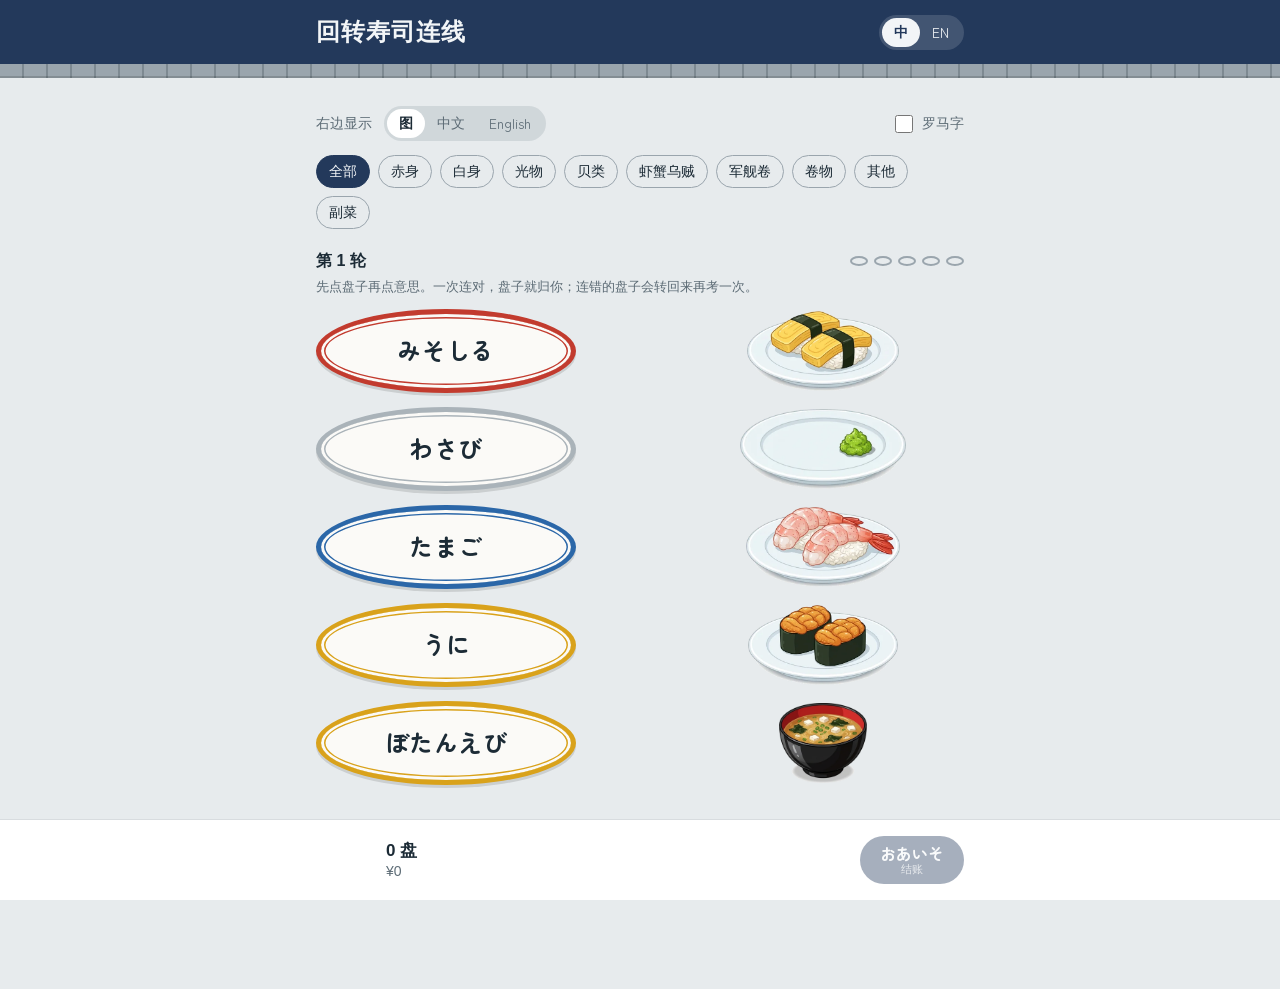
<file: index.html>
<!doctype html>
<html lang="zh-CN">
<head>
  <meta charset="utf-8">
  <meta name="viewport" content="width=device-width, initial-scale=1, viewport-fit=cover">
  <meta name="theme-color" content="#23395b">
  <!-- 告诉浏览器本页自带深色模式，Chrome 等的「强制深色」就不会再改颜色（否则白盘子会被改成深色） -->
  <meta name="color-scheme" content="light dark">
  <title>回转寿司连线</title>
  <meta name="description" content="把回转寿司店里的平假名菜名连到意思上。Match the hiragana on kaiten sushi plates to what they are.">
  <link rel="icon" href="img/sushi/maguro.svg" type="image/svg+xml">
  <link rel="preconnect" href="https://fonts.googleapis.com">
  <link rel="preconnect" href="https://fonts.gstatic.com" crossorigin>
  <link href="https://fonts.googleapis.com/css2?family=Zen+Maru+Gothic:wght@500;700&display=swap" rel="stylesheet">
  <link rel="stylesheet" href="style.css?v=0.9">
</head>
<body>
  <header class="noren">
    <h1 data-i18n="title">回转寿司连线</h1>
    <div class="seg" role="group" aria-label="Language">
      <button type="button" data-ui="zh" lang="zh-CN">中</button>
      <button type="button" data-ui="en" lang="en">EN</button>
    </div>
  </header>
  <div class="belt" aria-hidden="true"></div>

  <main>
    <section class="controls">
      <div class="row">
        <span data-i18n="answer">右边显示</span>
        <div class="seg" role="group">
          <button type="button" data-answer="pic" data-i18n="pic">图</button>
          <button type="button" data-answer="zh" lang="zh-CN">中文</button>
          <button type="button" data-answer="en" lang="en">English</button>
        </div>
        <label class="check">
          <input type="checkbox" id="romaji">
          <span data-i18n="romaji">罗马字</span>
        </label>
      </div>
      <div class="chips" id="chips"></div>
    </section>

    <section class="round">
      <div class="round-head">
        <h2 id="round-title"></h2>
        <ol class="dots" id="dots" aria-hidden="true"></ol>
      </div>
      <p class="hint" id="hint" data-i18n="tapHint"></p>
      <div class="board" id="board">
        <svg class="lines" id="lines" aria-hidden="true"></svg>
        <ul class="col" id="plates"></ul>
        <ul class="col" id="tags"></ul>
      </div>
      <div class="fact" id="fact" aria-live="polite"></div>
      <div class="summary" id="summary" hidden></div>
    </section>
  </main>

  <footer class="tray">
    <div class="stack" id="stack" aria-hidden="true"></div>
    <div class="tray-text">
      <b id="plate-count"></b>
      <span id="plate-total"></span>
    </div>
    <button type="button" class="primary" id="checkout">
      <span lang="ja" data-i18n="checkout">おあいそ</span>
      <small data-i18n="checkoutHint">结账</small>
    </button>
  </footer>

  <dialog class="bill" id="bill"></dialog>

  <script src="app.js?v=0.9"></script>
</body>
</html>
</file>
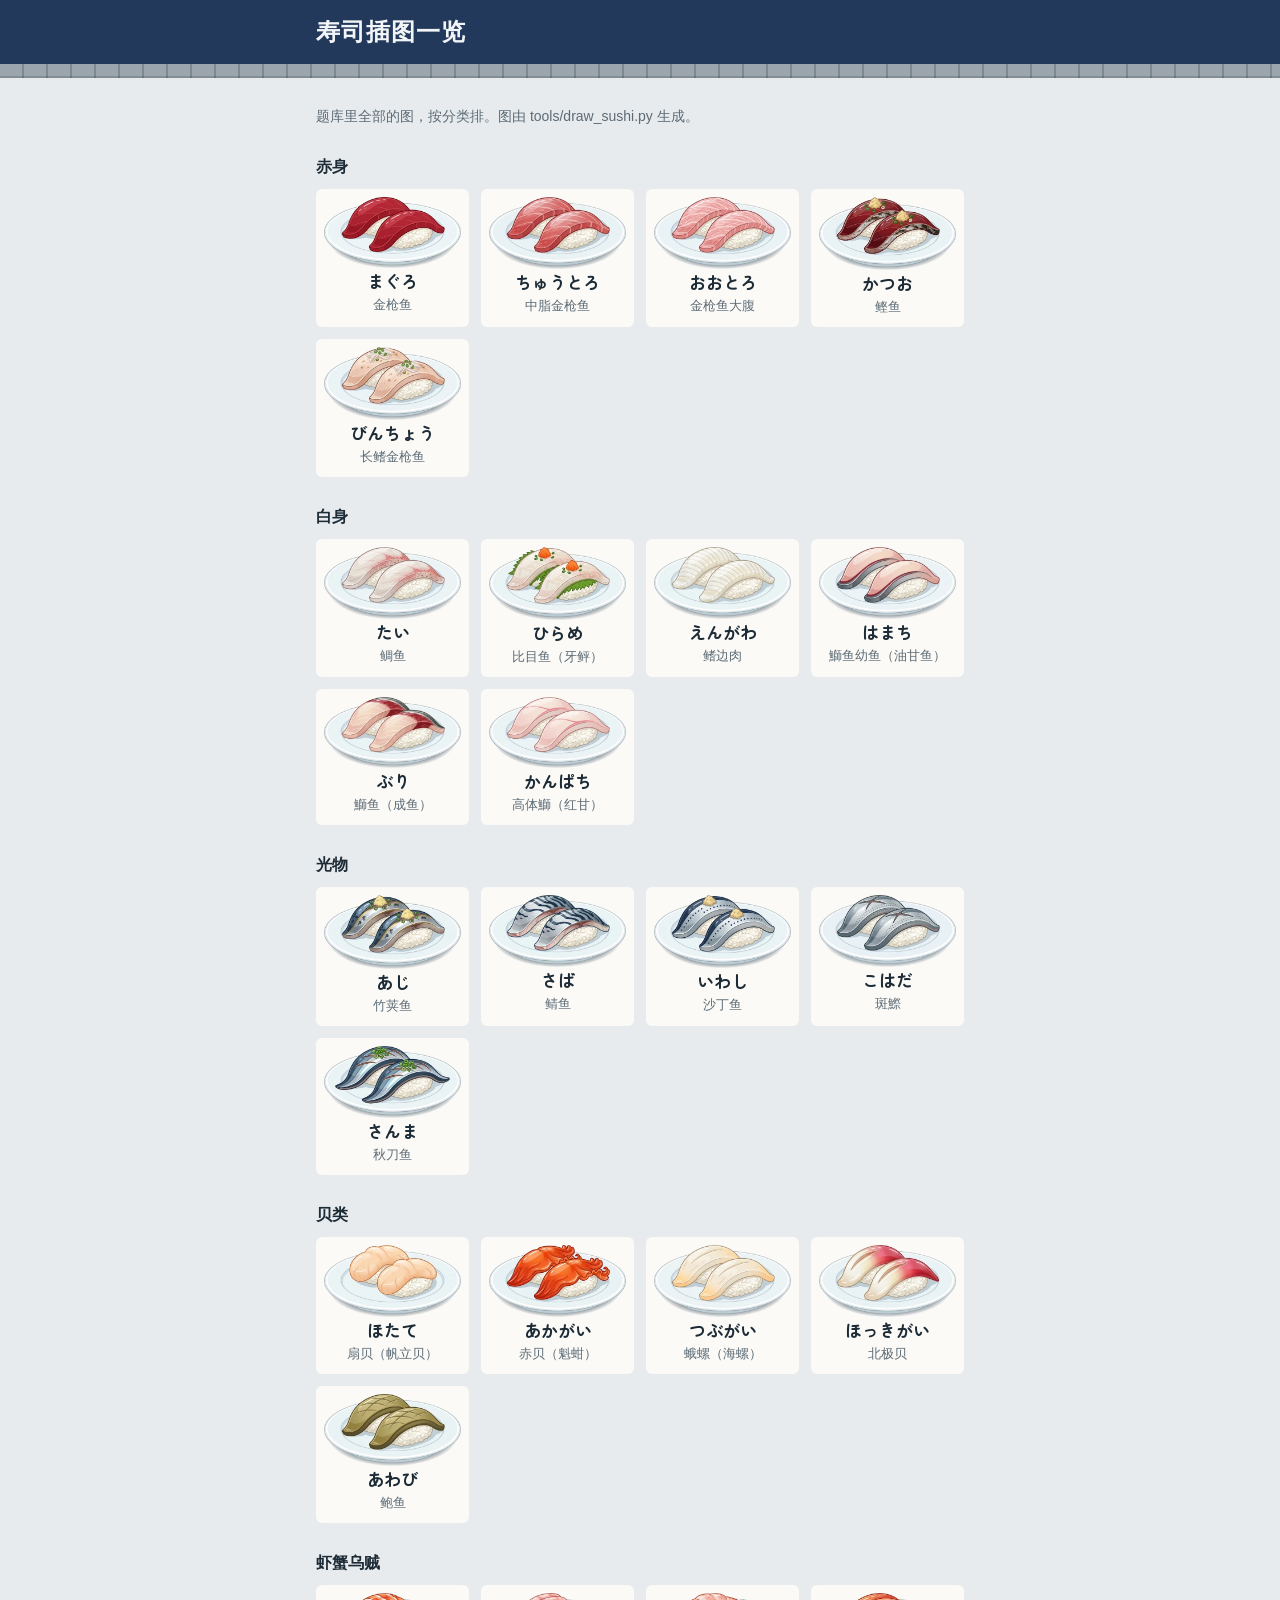
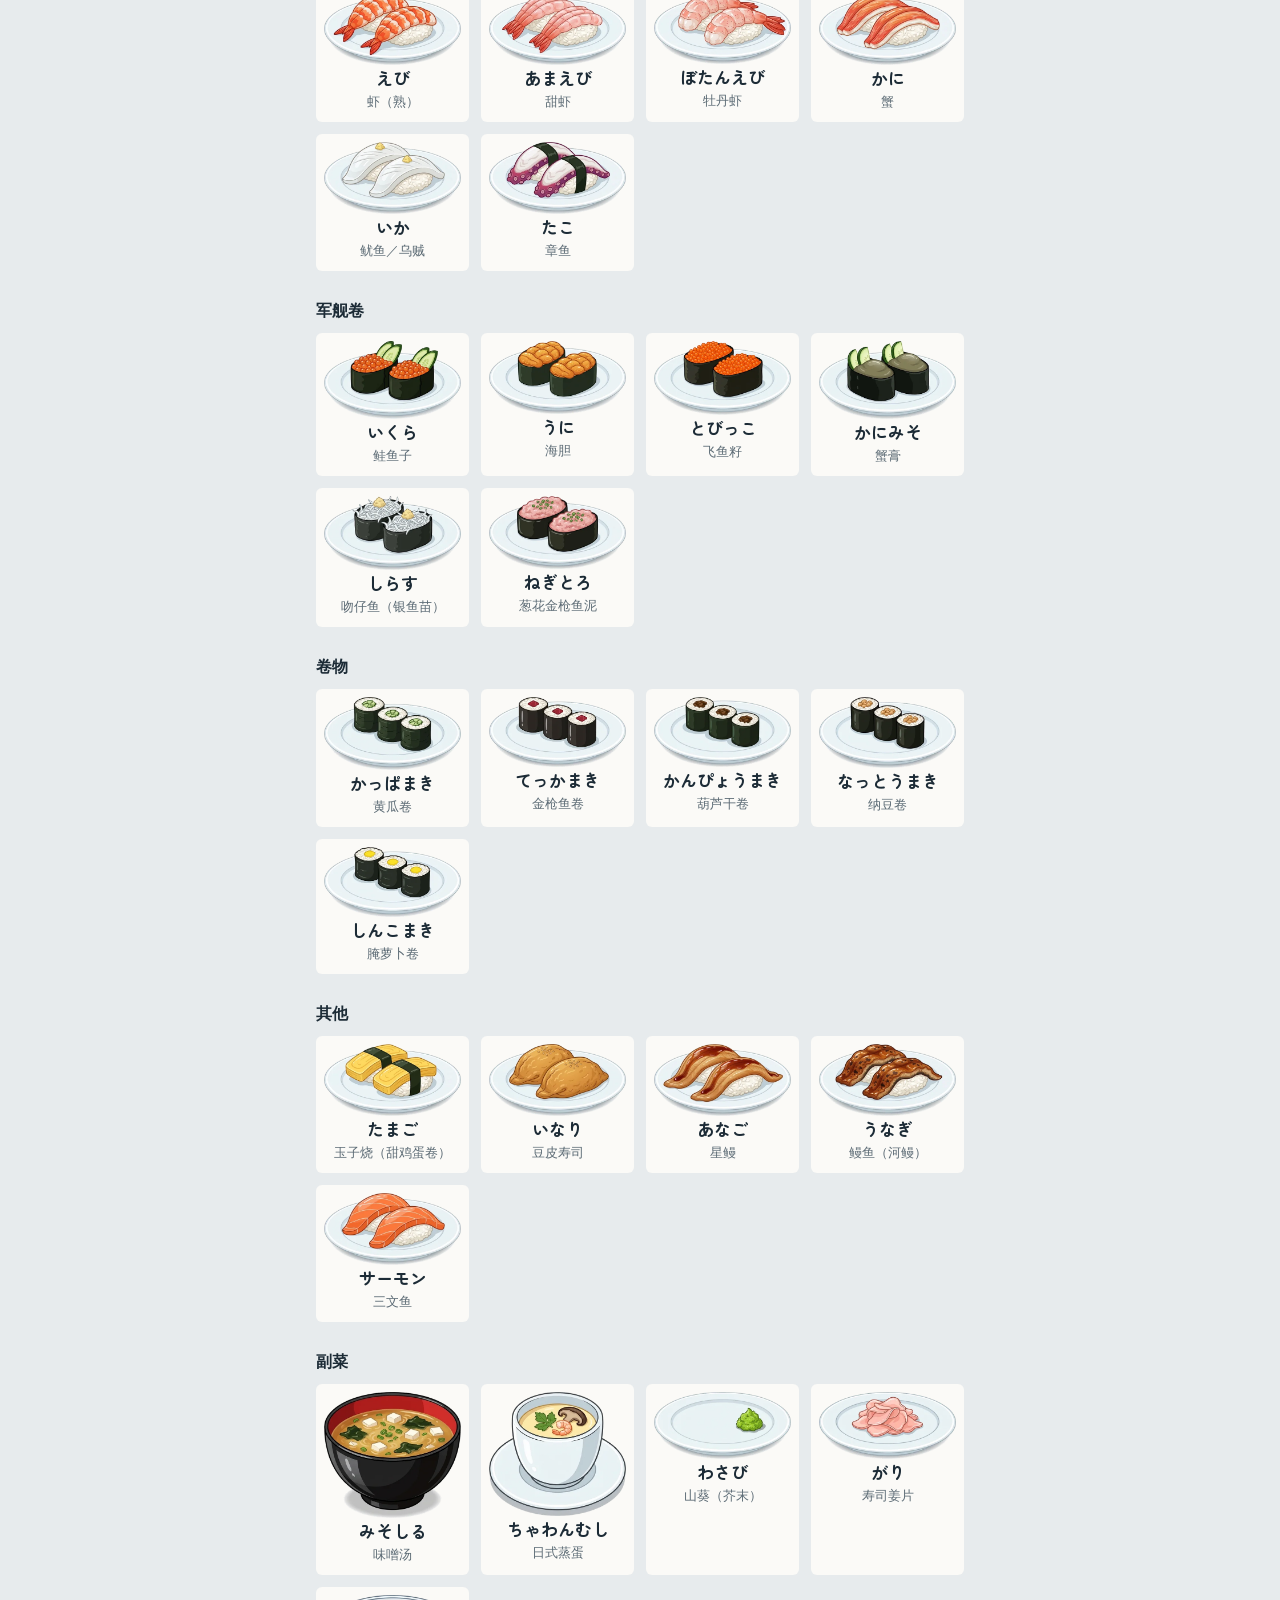
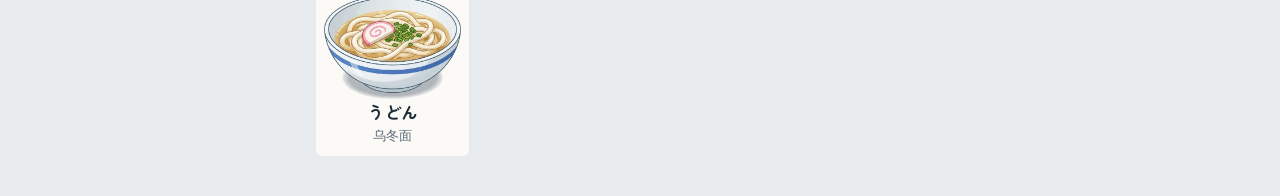
<file: samples.html>
<!doctype html>
<html lang="zh-CN">
<head>
  <meta charset="utf-8">
  <meta name="viewport" content="width=device-width, initial-scale=1">
  <title>寿司插图一览</title>
  <link rel="preconnect" href="https://fonts.googleapis.com">
  <link rel="preconnect" href="https://fonts.gstatic.com" crossorigin>
  <link href="https://fonts.googleapis.com/css2?family=Zen+Maru+Gothic:wght@500;700&display=swap" rel="stylesheet">
  <link rel="stylesheet" href="style.css">
  <style>
    main { padding-bottom: 40px; }
    h2 { font-size: 1rem; margin: 28px 0 10px; }
    .intro { margin: 0; color: var(--muted); font-size: 0.875rem; }
    .grid { display: grid; grid-template-columns: repeat(auto-fill, minmax(150px, 1fr)); gap: 12px; }
    .card { background: var(--porcelain); border-radius: 6px; padding: 8px 8px 10px; text-align: center; color: #1c2b36; }
    .card img { width: 100%; display: block; }
    .card b { font-family: var(--kana-font); font-size: 1.0625rem; }
    .card small { display: block; color: #5c6b75; }
  </style>
</head>
<body>
  <header class="noren"><h1>寿司插图一览</h1></header>
  <div class="belt" aria-hidden="true"></div>
  <main>
    <p class="intro">题库里全部的图，按分类排。图由 tools/draw_sushi.py 生成。</p>
    <div id="list"></div>
  </main>
  <script>
    Promise.all([
      fetch("data/words.json").then((r) => r.json()),
      fetch("data/images.json").then((r) => (r.ok ? r.json() : [])).catch(() => []),
    ]).then(([{ categories, words }, webp]) => {
      const list = document.getElementById("list");
      for (const c of categories) {
        const h = document.createElement("h2");
        h.textContent = c.zh;
        const grid = document.createElement("div");
        grid.className = "grid";
        for (const w of words.filter((w) => w.cat === c.id)) {
          const card = document.createElement("div");
          card.className = "card";
          card.innerHTML = `<img alt=""><b lang="ja"></b><small></small>`;
          card.querySelector("img").src = `img/sushi/${w.id}.${webp.includes(w.id) ? "webp" : "svg"}?v=${Date.now()}`;
          card.querySelector("b").textContent = w.kana;
          card.querySelector("small").textContent = w.zh;
          grid.append(card);
        }
        list.append(h, grid);
      }
    });
  </script>
</body>
</html>
</file>
<file: style.css>
:root {
  --steel: #e7ebed;      /* 店里的不锈钢台面 */
  --steel-dark: #9aa5ad;  /* 传送带链节 */
  --surface: #ffffff;
  --ink: #1c2b36;
  --muted: #5c6b75;
  --noren: #23395b;       /* 藍色暖帘 */
  --noren-ink: #f2f5f7;
  --porcelain: #fbfaf7;   /* 盘子的白瓷 */
  --wrong: #8a96a0;

  /* 盘子颜色 = 价格档位，和店里一样 */
  --tier-0: #aab3b9;  /* 白盘，免费 */
  --tier-1: #2b67a8;  /* 蓝 ¥120 */
  --tier-2: #c23b2e;  /* 红 ¥180 */
  --tier-3: #6e4c94;  /* 紫 ¥260 */
  --tier-4: #d9a21b;  /* 金 ¥360 */
  --ok: #3b8657;

  /* 按语言分开用字体：Zen Maru Gothic 是日文字体，没有很多简体字，
     共用的汉字也会画成日文字形，所以中文一律用系统的简体中文字体 */
  --kana-font: "Zen Maru Gothic", "Hiragino Maru Gothic ProN", "Yu Gothic", sans-serif;
  --zh-font: "PingFang SC", "Hiragino Sans GB", "Microsoft YaHei", "Noto Sans SC", "Noto Sans CJK SC", "Source Han Sans SC", sans-serif;
  --en-font: "Zen Maru Gothic", var(--zh-font);
}

:root { color-scheme: light dark; }

:lang(zh) { font-family: var(--zh-font); }
:lang(en) { font-family: var(--en-font); }
:lang(ja) { font-family: var(--kana-font); }

@media (prefers-color-scheme: dark) {
  :root {
    --steel: #172028;
    --steel-dark: #3a4853;
    --surface: #22303b;
    --ink: #e6ecef;
    --muted: #9fadb6;
    --noren: #1a2c47;
    --wrong: #6b7882;
  }
}

* { box-sizing: border-box; }

html { -webkit-text-size-adjust: 100%; }

body {
  margin: 0;
  background: var(--steel);
  color: var(--ink);
  font-size: 16px;
  line-height: 1.5;
  -webkit-tap-highlight-color: transparent;
}

button { font: inherit; color: inherit; cursor: pointer; }

:focus-visible { outline: 3px solid var(--tier-1); outline-offset: 2px; }

/* ---------- 顶部：暖帘 + 传送带 ---------- */

.noren {
  display: flex;
  align-items: center;
  justify-content: space-between;
  gap: 12px;
  padding: calc(14px + env(safe-area-inset-top)) 16px 14px;
  background: var(--noren);
  color: var(--noren-ink);
}

.noren h1 {
  margin: 0;
  font-weight: 700;
  font-size: 1.25rem;
  letter-spacing: 0.04em;
}

.belt {
  height: 14px;
  background:
    repeating-linear-gradient(90deg, var(--steel-dark) 0 22px, transparent 22px 24px),
    var(--steel-dark);
  background-color: #7d8991;
  box-shadow: inset 0 -2px 0 rgba(0, 0, 0, 0.15);
}

main {
  max-width: 560px;
  margin: 0 auto;
  padding: 16px 16px calc(112px + env(safe-area-inset-bottom));
}

/* ---------- 切换按钮 ---------- */

.seg {
  display: inline-flex;
  border-radius: 999px;
  padding: 3px;
  background: rgba(127, 140, 150, 0.22);
}

.seg button {
  border: 0;
  background: transparent;
  padding: 4px 12px;
  border-radius: 999px;
  font-size: 0.875rem;
}

.seg button[aria-pressed="true"] {
  background: var(--surface);
  color: var(--ink);
  font-weight: 700;
}

.noren .seg { background: rgba(255, 255, 255, 0.14); }
.noren .seg button { color: var(--noren-ink); }
.noren .seg button[aria-pressed="true"] { background: var(--noren-ink); color: var(--noren); }

.controls .row {
  display: flex;
  flex-wrap: wrap;
  align-items: center;
  gap: 8px 12px;
  font-size: 0.875rem;
  color: var(--muted);
}

.check {
  display: inline-flex;
  align-items: center;
  gap: 6px;
  margin-left: auto;
}

.check input { width: 18px; height: 18px; accent-color: var(--noren); }

.chips {
  display: flex;
  gap: 8px;
  margin: 12px -16px 0;
  padding: 0 16px 4px;
  overflow-x: auto;
  scrollbar-width: none;
}

.chips::-webkit-scrollbar { display: none; }

.chips button {
  flex: none;
  border: 1.5px solid var(--steel-dark);
  background: transparent;
  border-radius: 999px;
  padding: 5px 12px;
  font-size: 0.875rem;
  white-space: nowrap;
}

.chips button[aria-pressed="true"] {
  border-color: var(--noren);
  background: var(--noren);
  color: var(--noren-ink);
}

/* ---------- 一轮 ---------- */

.round { margin-top: 20px; }

.round-head {
  display: flex;
  align-items: center;
  justify-content: space-between;
}

.round-head h2 {
  margin: 0;
  font-size: 1rem;
  font-weight: 700;
}

.dots {
  display: flex;
  gap: 6px;
  margin: 0;
  padding: 0;
  list-style: none;
}

.dots li {
  width: 18px;
  height: 10px;
  border-radius: 50%;
  border: 2px solid var(--steel-dark);
}

.dots li.on {
  border-color: var(--rim);
  background: var(--porcelain);
  box-shadow: inset 0 0 0 1px var(--rim);
}

.hint {
  margin: 4px 0 12px;
  font-size: 0.8125rem;
  color: var(--muted);
}

.board {
  position: relative;
  display: grid;
  grid-template-columns: 1.1fr 1fr;
  column-gap: 32px;
}

.lines {
  position: absolute;
  inset: 0;
  width: 100%;
  height: 100%;
  pointer-events: none;
  overflow: visible;
}

.lines line {
  stroke-width: 4;
  stroke-linecap: round;
  animation: draw 0.35s ease-out both;
}

.lines circle { animation: pop 0.2s ease-out both; }

@keyframes draw {
  from { stroke-dashoffset: var(--len); }
  to { stroke-dashoffset: 0; }
}

@keyframes pop {
  from { r: 0; }
}

.col {
  display: flex;
  flex-direction: column;
  gap: 12px;
  margin: 0;
  padding: 0;
  list-style: none;
}

.col li { display: flex; }

/* 盘子：从侧面看过去的椭圆盘 */
.plate {
  position: relative;
  width: 100%;
  min-height: 60px;
  border: 5px solid var(--rim);
  border-radius: 50%;
  background: var(--porcelain);
  box-shadow:
    inset 0 0 0 3px var(--porcelain),
    inset 0 0 0 4.5px var(--rim),
    0 3px 0 rgba(0, 0, 0, 0.12);
  color: #1c2b36;
  display: flex;
  flex-direction: column;
  align-items: center;
  justify-content: center;
  padding: 4px 6px;
  transition: transform 0.15s ease, box-shadow 0.15s ease;
}

.plate .kana {
  font-family: var(--kana-font);
  font-weight: 700;
  font-size: 1.25rem;
  line-height: 1.2;
  letter-spacing: 0.02em;
}

.plate .kana.long { font-size: 1.05rem; letter-spacing: 0; }

.plate .romaji {
  font-size: 0.75rem;
  color: #5c6b75;
  line-height: 1.2;
}

body:not(.show-romaji) .plate .romaji { display: none; }

.plate[aria-pressed="true"] {
  transform: translateY(-4px) scale(1.04);
  box-shadow:
    inset 0 0 0 3px var(--porcelain),
    inset 0 0 0 4.5px var(--rim),
    0 0 0 3px var(--steel),
    0 0 0 6px var(--rim),
    0 10px 16px rgba(0, 0, 0, 0.25);
}

/* 意思：点餐平板上的小票 */
.tag {
  width: 100%;
  min-height: 60px;
  border: 1.5px solid var(--steel-dark);
  border-radius: 6px;
  background: var(--surface);
  padding: 6px 10px;
  text-align: left;
  font-size: 0.9375rem;
  line-height: 1.3;
  transition: transform 0.15s ease, border-color 0.15s ease;
}

.tag[aria-pressed="true"] {
  border-color: var(--noren);
  box-shadow: 0 0 0 2px var(--noren);
}

@media (prefers-color-scheme: dark) {
  .tag[aria-pressed="true"] { border-color: var(--ink); box-shadow: 0 0 0 2px var(--ink); }
}

/* 图片模式：小票换成插图，左右两列要一样高才对得齐 */
.board.pic .plate, .board.pic .tag { min-height: 66px; }

/* 图完整显示、透明底，不加框；选中和连对时才出现边框 */
.tag.pic {
  display: flex;
  align-items: center;
  justify-content: center;
  padding: 0;
  background: transparent;
  border-color: transparent;
}

.tag.pic img { width: 100%; height: 62px; object-fit: contain; display: block; }
.tag.pic[aria-pressed="true"] { border-color: var(--noren); }

.plate.done, .tag.done { cursor: default; }
.plate.done { box-shadow: inset 0 0 0 3px var(--porcelain), inset 0 0 0 4.5px var(--rim); }
.tag.done {
  border-color: var(--rim);
  border-left-width: 6px;
  padding-left: 6px;
}

.wrong { animation: shake 0.35s ease; }

@keyframes shake {
  20%, 60% { transform: translateX(-5px); }
  40%, 80% { transform: translateX(5px); }
}

/* 盘子转进来：一轮开始时唯一的入场动画 */
.board.enter .plate { animation: slide-in 0.45s cubic-bezier(.2,.8,.3,1) both; }
.board.enter li:nth-child(2) .plate { animation-delay: 0.06s; }
.board.enter li:nth-child(3) .plate { animation-delay: 0.12s; }
.board.enter li:nth-child(4) .plate { animation-delay: 0.18s; }
.board.enter li:nth-child(5) .plate { animation-delay: 0.24s; }

@keyframes slide-in {
  from { transform: translateX(-110vw); }
}

/* ---------- 小知识和本轮总结 ---------- */

.fact {
  min-height: 72px;
  margin-top: 20px;
  padding: 12px 14px;
  border-radius: 6px;
  background: var(--surface);
  border-left: 6px solid var(--rim, var(--steel-dark));
  font-size: 0.9375rem;
}

.fact:empty { visibility: hidden; }

.fact b {
  font-family: var(--kana-font);
  margin-right: 6px;
}

.summary {
  margin-top: 20px;
  padding: 16px;
  border-radius: 6px;
  background: var(--surface);
}

.summary h3 { margin: 0 0 4px; font-size: 1.0625rem; }
.summary p { margin: 0 0 12px; color: var(--muted); font-size: 0.875rem; }

.summary ul { margin: 0 0 16px; padding: 0; list-style: none; }

.summary li {
  display: grid;
  grid-template-columns: 1.25rem 64px 1fr;
  align-items: center;
  column-gap: 8px;
  padding: 8px 0;
  border-top: 1px solid rgba(127, 140, 150, 0.25);
}

.summary .mark { font-weight: 700; }
.summary .thumb { width: 64px; height: 46px; object-fit: contain; }
.summary .mark.miss { color: var(--tier-2); }
.summary .mark.ok { color: var(--ok); }
.summary .word { font-family: var(--kana-font); font-weight: 700; }
.summary .meta { color: var(--muted); font-size: 0.8125rem; }

.primary {
  width: 100%;
  border: 0;
  border-radius: 999px;
  padding: 12px;
  background: var(--noren);
  color: var(--noren-ink);
  font-weight: 700;
  font-size: 1rem;
}

@media (prefers-color-scheme: dark) {
  .primary { background: var(--noren-ink); color: var(--noren); }
}

.empty { color: var(--muted); }

/* 答错过、转回来的盘子 */
.plate .again {
  position: absolute;
  top: -9px;
  right: 6px;
  padding: 0 6px;
  border-radius: 999px;
  background: var(--noren);
  color: var(--noren-ink);
  font-size: 0.6875rem;
  line-height: 1.6;
}

.fact .price {
  display: inline-block;
  margin-right: 8px;
  padding: 0 6px;
  border-radius: 999px;
  background: var(--rim);
  color: #fff;
  font-size: 0.75rem;
  font-weight: 700;
  vertical-align: 0.1em;
}

/* ---------- 底部托盘：叠起来的盘子 ---------- */

.tray {
  position: fixed;
  left: 0;
  right: 0;
  bottom: 0;
  z-index: 5;
  display: flex;
  align-items: center;
  gap: 14px;
  padding: 10px 16px calc(10px + env(safe-area-inset-bottom));
  background: var(--surface);
  border-top: 1px solid rgba(127, 140, 150, 0.3);
}

.stack {
  position: relative;
  flex: none;
  width: 56px;
  height: 60px;
}

.stack span {
  position: absolute;
  left: 2px;
  width: 52px;
  height: 14px;
  border-radius: 50%;
  border: 3px solid var(--rim);
  background: var(--porcelain);
  box-shadow: 0 1px 0 rgba(0, 0, 0, 0.18);
}

.stack span.drop { animation: drop 0.35s cubic-bezier(.3,1.4,.5,1) both; }

@keyframes drop {
  from { transform: translateY(-40px); opacity: 0; }
}

.tray-text {
  display: flex;
  flex-direction: column;
  line-height: 1.3;
}

.tray-text b { font-size: 1.0625rem; }
.tray-text span { color: var(--muted); font-size: 0.875rem; font-variant-numeric: tabular-nums; }

.tray .primary {
  width: auto;
  margin-left: auto;
  padding: 8px 20px;
  display: flex;
  flex-direction: column;
  align-items: center;
  line-height: 1.2;
}

.tray .primary span { font-family: var(--kana-font); }
.tray .primary small { font-weight: 500; font-size: 0.6875rem; opacity: 0.8; }
.primary:disabled { opacity: 0.4; cursor: default; }

/* ---------- 结账单 ---------- */

.bill {
  width: min(420px, calc(100vw - 32px));
  border: 0;
  border-radius: 6px;
  padding: 24px 20px 20px;
  background: var(--porcelain);
  color: #1c2b36;
  border-top: 8px solid var(--noren);
}

.bill::backdrop { background: rgba(10, 20, 30, 0.55); }

.bill h2 {
  margin: 0;
  font-family: var(--kana-font);
  font-size: 1.5rem;
  letter-spacing: 0.08em;
}

.bill .sub { margin: 4px 0 16px; color: #5c6b75; font-size: 0.875rem; }

.bill table {
  width: 100%;
  border-collapse: collapse;
  font-variant-numeric: tabular-nums;
  font-size: 0.9375rem;
}

.bill td, .bill th { padding: 8px 0; border-bottom: 1px dashed #c3cbd0; text-align: left; }
.bill td:nth-child(2) { color: #5c6b75; }
.bill td:last-child { text-align: right; }

.bill tfoot th, .bill tfoot td {
  border-bottom: 0;
  border-top: 2px solid #1c2b36;
  font-size: 1.125rem;
  font-weight: 700;
}

.bill .swatch {
  display: inline-block;
  width: 22px;
  height: 9px;
  margin-right: 8px;
  border-radius: 50%;
  border: 3px solid var(--rim);
  vertical-align: 0.05em;
}

.bill .note { margin: 10px 0 0; color: #5c6b75; font-size: 0.8125rem; }
.bill .note:empty { display: none; }

.bill .actions { display: flex; flex-direction: column; gap: 8px; margin-top: 20px; }

.bill .primary { background: var(--noren); color: var(--noren-ink); }

.ghost {
  border: 0;
  background: transparent;
  padding: 10px;
  color: #5c6b75;
  font-size: 0.9375rem;
}

/* ---------- 电脑宽屏 ---------- */

/* 有鼠标的设备：悬停时给一点反馈 */
@media (hover: hover) {
  .plate:not(.done):not([aria-pressed="true"]):hover { transform: translateY(-2px); }
  .tag:not(.done):not([aria-pressed="true"]):hover { border-color: var(--muted); }
  .chips button:not([aria-pressed="true"]):hover { border-color: var(--muted); }
}

/* 内容区放宽、字和盘子放大；顶栏和底部托盘的内容跟内容区对齐，不再贴着屏幕两边 */
@media (min-width: 720px) {
  main { max-width: 680px; padding-top: 28px; }

  .noren, .tray {
    padding-left: max(16px, calc((100vw - 680px) / 2 + 16px));
    padding-right: max(16px, calc((100vw - 680px) / 2 + 16px));
  }

  .noren h1 { font-size: 1.5rem; }

  /* 分类不用横向滚动，全部排开 */
  .chips { flex-wrap: wrap; margin: 14px 0 0; padding: 0; }

  .board { column-gap: 56px; }
  .col { gap: 14px; }
  .plate, .tag { min-height: 68px; }
  .plate { max-width: 260px; }  /* 太宽的话椭圆会被拉扁 */
  .plate .kana { font-size: 1.5rem; }
  .plate .kana.long { font-size: 1.25rem; }
  .tag { font-size: 1.0625rem; padding: 8px 14px; }

  .board.pic .plate, .board.pic .tag { min-height: 84px; }
  .tag.pic img { height: 80px; }

  .fact { font-size: 1rem; }
}

@media (prefers-reduced-motion: reduce) {
  *, *::before, *::after { animation: none !important; transition: none !important; }
}
</file>
